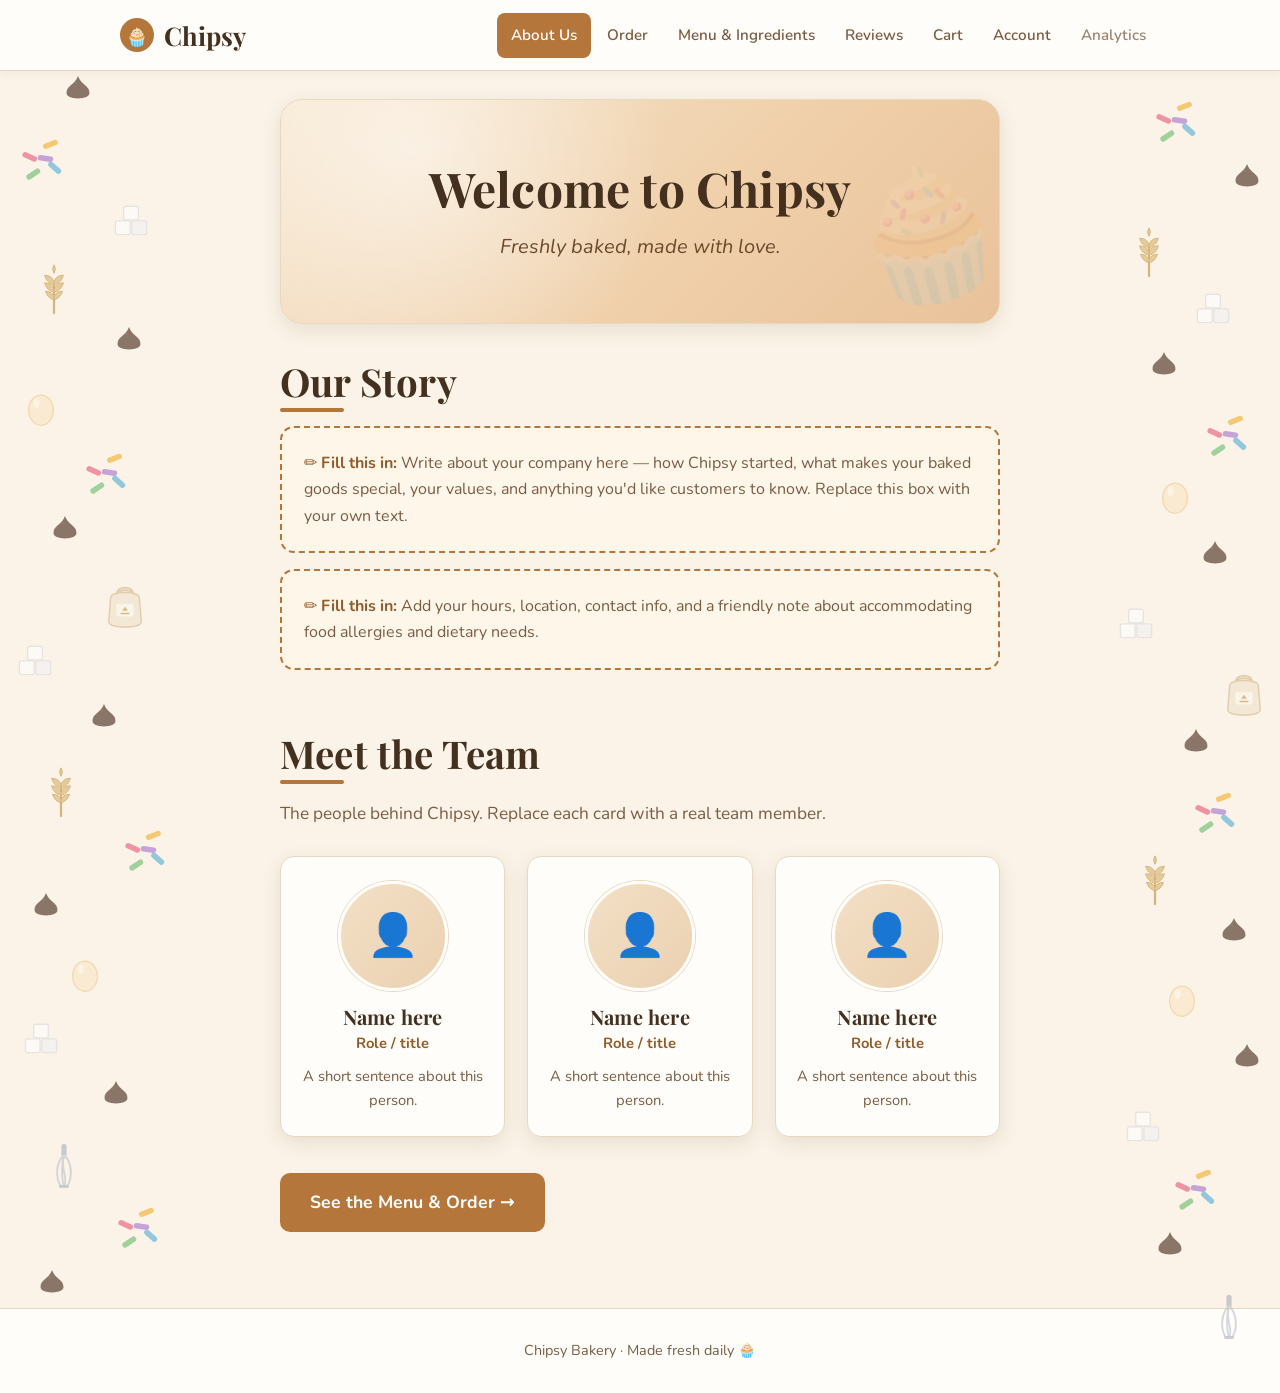
<file: index.html>
<!DOCTYPE html>
<html lang="en">
<head>
<meta charset="UTF-8">
<meta http-equiv="refresh" content="0; url=about.html">
<title>Chipsy Bakery</title>
</head>
<body>
<p>Loading Chipsy… <a href="about.html">Click here</a> if you are not redirected.</p>
</body>
</html>
</file>
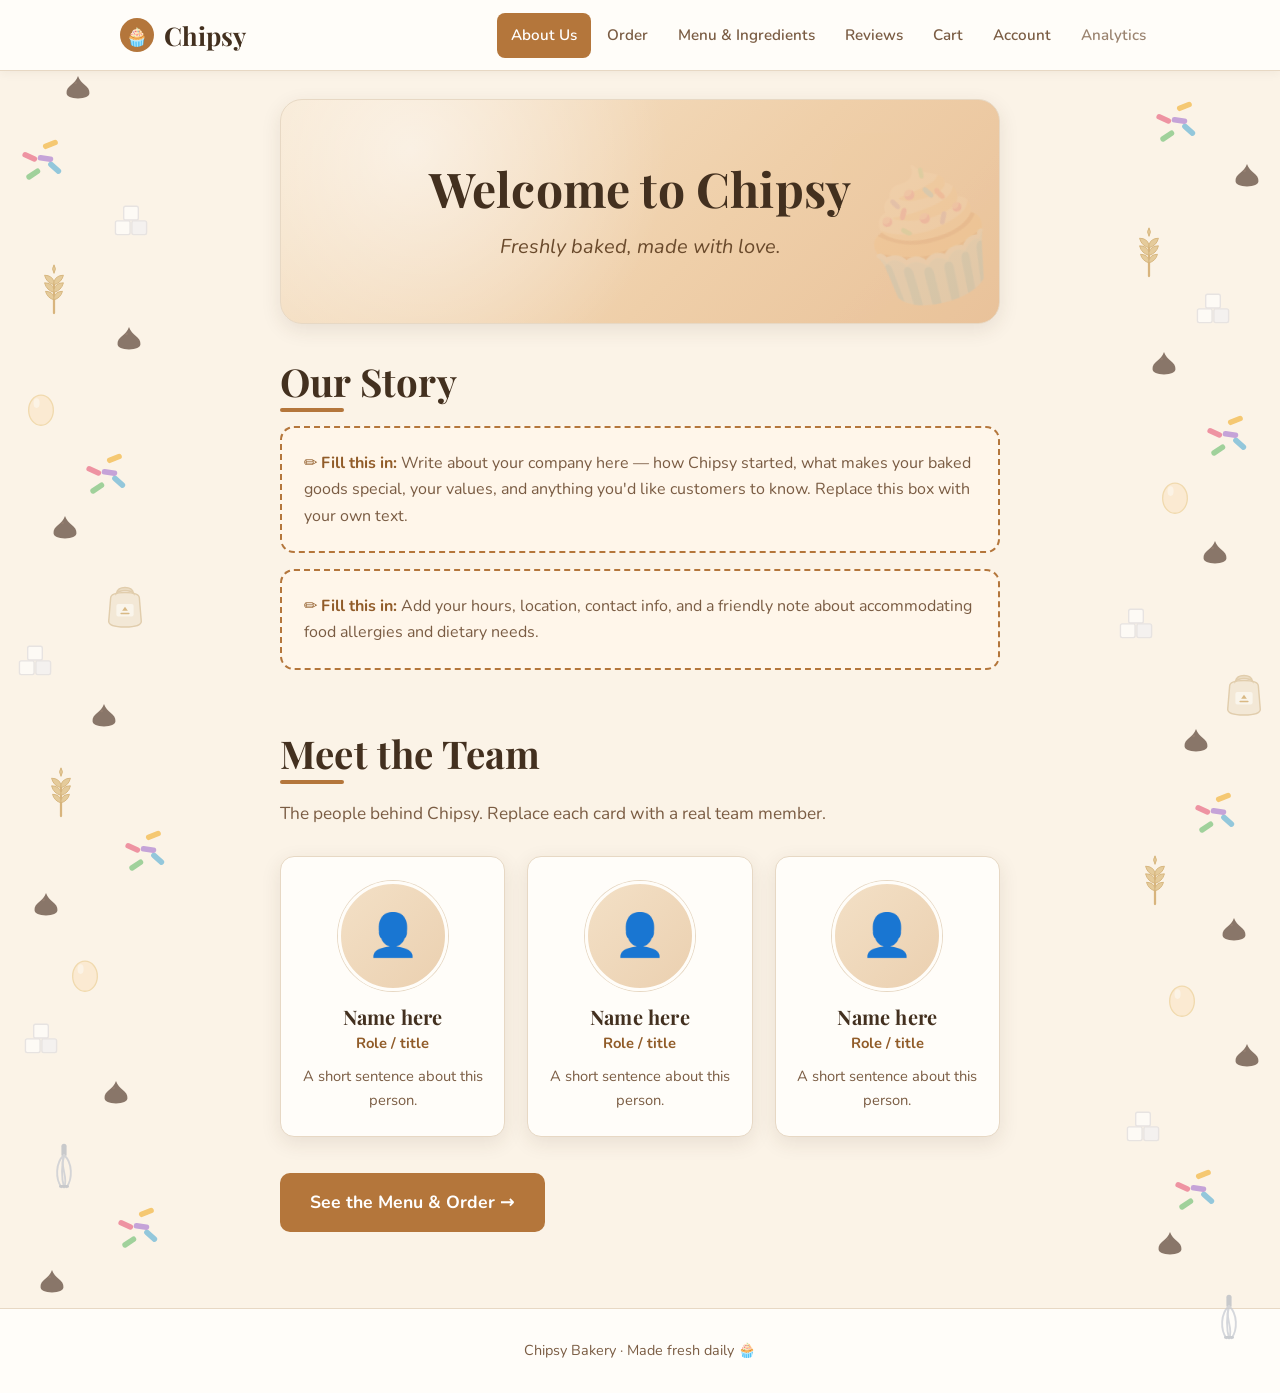
<file: about.html>
<!DOCTYPE html>
<html lang="en">
<head>
<meta charset="UTF-8">
<meta name="viewport" content="width=device-width, initial-scale=1.0">
<title>Chipsy Bakery — About Us</title>
<link rel="stylesheet" href="styles.css">
</head>
<body data-page="about">

<header class="topbar">
  <div class="topbar-inner">
    <a class="brand" href="about.html"><span class="logo">🧁</span> Chipsy</a>
    <nav class="tabs">
      <a href="about.html" class="active">About Us</a>
      <a href="menu.html">Order</a>
      <a href="descriptions.html">Menu &amp; Ingredients</a>
      <a href="reviews.html">Reviews</a>
      <a href="checkout.html">Cart <span class="cart-count" data-cart-count style="display:none">0</span></a>
      <a href="account.html">Account</a>
      <a href="analytics.html" class="private" title="Private – owners only">Analytics</a>
    </nav>
  </div>
</header>

<div class="wrap narrow">

  <!-- Scattered baking ingredients down both sides (flat graphic style) -->
  <div class="decorations">
    <!-- Left edge -->
    <img src="images/chocolate-chip.svg" class="decor chip d1"     alt="">
    <img src="images/sprinkles.svg"      class="decor sprinkle d2" alt="">
    <img src="images/sugar-cubes.svg"    class="decor sugar d3"    alt="">
    <img src="images/wheat.svg"          class="decor wheat d4"    alt="">
    <img src="images/chocolate-chip.svg" class="decor chip d5"     alt="">
    <img src="images/egg.svg"            class="decor egg d6"      alt="">
    <img src="images/sprinkles.svg"      class="decor sprinkle d7" alt="">
    <img src="images/chocolate-chip.svg" class="decor chip d8"     alt="">
    <img src="images/flour-sack.svg"     class="decor flour d9"    alt="">
    <img src="images/sugar-cubes.svg"    class="decor sugar d10"   alt="">
    <img src="images/chocolate-chip.svg" class="decor chip d11"    alt="">
    <img src="images/wheat.svg"          class="decor wheat d12"   alt="">
    <img src="images/sprinkles.svg"      class="decor sprinkle d13" alt="">
    <img src="images/chocolate-chip.svg" class="decor chip d14"    alt="">
    <img src="images/egg.svg"            class="decor egg d15"     alt="">
    <img src="images/sugar-cubes.svg"    class="decor sugar d16"   alt="">
    <img src="images/chocolate-chip.svg" class="decor chip d17"    alt="">
    <img src="images/whisk.svg"          class="decor whisk d18"   alt="">
    <img src="images/sprinkles.svg"      class="decor sprinkle d19" alt="">
    <img src="images/chocolate-chip.svg" class="decor chip d20"    alt="">

    <!-- Right edge -->
    <img src="images/sprinkles.svg"      class="decor sprinkle d21" alt="">
    <img src="images/chocolate-chip.svg" class="decor chip d22"    alt="">
    <img src="images/wheat.svg"          class="decor wheat d23"   alt="">
    <img src="images/sugar-cubes.svg"    class="decor sugar d24"   alt="">
    <img src="images/chocolate-chip.svg" class="decor chip d25"    alt="">
    <img src="images/sprinkles.svg"      class="decor sprinkle d26" alt="">
    <img src="images/egg.svg"            class="decor egg d27"     alt="">
    <img src="images/chocolate-chip.svg" class="decor chip d28"    alt="">
    <img src="images/sugar-cubes.svg"    class="decor sugar d29"   alt="">
    <img src="images/flour-sack.svg"     class="decor flour d30"   alt="">
    <img src="images/chocolate-chip.svg" class="decor chip d31"    alt="">
    <img src="images/sprinkles.svg"      class="decor sprinkle d32" alt="">
    <img src="images/wheat.svg"          class="decor wheat d33"   alt="">
    <img src="images/chocolate-chip.svg" class="decor chip d34"    alt="">
    <img src="images/egg.svg"            class="decor egg d35"     alt="">
    <img src="images/chocolate-chip.svg" class="decor chip d36"    alt="">
    <img src="images/sugar-cubes.svg"    class="decor sugar d37"   alt="">
    <img src="images/sprinkles.svg"      class="decor sprinkle d38" alt="">
    <img src="images/chocolate-chip.svg" class="decor chip d39"    alt="">
    <img src="images/whisk.svg"          class="decor whisk d40"   alt="">
  </div>

  <div class="hero">
    <h1>Welcome to Chipsy</h1>
    <p>Freshly baked, made with love.</p>
  </div>

  <section class="story-section">

    <h2 class="page-title">Our Story</h2>

    <div class="fill-in">
      <strong>✏️ Fill this in:</strong> Write about your company here — how Chipsy
      started, what makes your baked goods special, your values, and anything you'd
      like customers to know. Replace this box with your own text.
    </div>

    <div class="fill-in">
      <strong>✏️ Fill this in:</strong> Add your hours, location, contact info,
      and a friendly note about accommodating food allergies and dietary needs.
    </div>

  </section>

  <h2 class="page-title" style="margin-top:44px;">Meet the Team</h2>
  <p class="subtitle">The people behind Chipsy. Replace each card with a real team member.</p>

  <div class="team-grid">

    <!-- TEAM MEMBER — copy this block to add more people -->
    <div class="team-member">
      <div class="team-photo"><span>👤</span></div>
      <h3 class="team-name">Name here</h3>
      <p class="team-role">Role / title</p>
      <p class="team-bio">A short sentence about this person.</p>
    </div>

    <div class="team-member">
      <div class="team-photo"><span>👤</span></div>
      <h3 class="team-name">Name here</h3>
      <p class="team-role">Role / title</p>
      <p class="team-bio">A short sentence about this person.</p>
    </div>

    <div class="team-member">
      <div class="team-photo"><span>👤</span></div>
      <h3 class="team-name">Name here</h3>
      <p class="team-role">Role / title</p>
      <p class="team-bio">A short sentence about this person.</p>
    </div>
    <!-- end team member block -->

  </div>

  <p style="margin-top:36px;">
    <a class="btn big" href="menu.html">See the Menu &amp; Order →</a>
  </p>
</div>

<footer>Chipsy Bakery · Made fresh daily 🧁</footer>

<script src="data.js"></script>
<script src="app.js"></script>
</body>
</html>
</file>
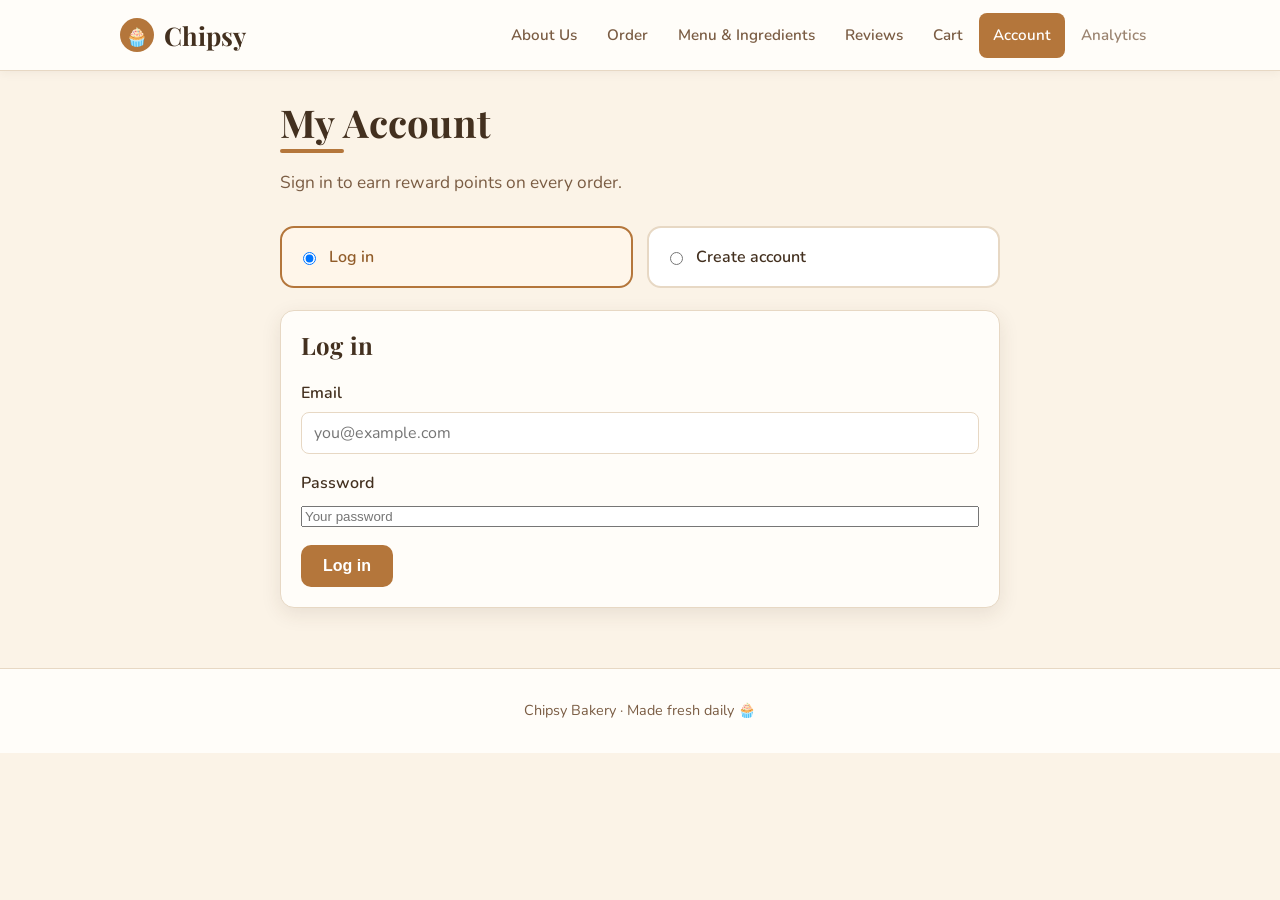
<file: account.html>
<!DOCTYPE html>
<html lang="en">
<head>
<meta charset="UTF-8">
<meta name="viewport" content="width=device-width, initial-scale=1.0">
<title>Chipsy Bakery — My Account</title>
<link rel="stylesheet" href="styles.css">
</head>
<body data-page="account">

<header class="topbar">
  <div class="topbar-inner">
    <a class="brand" href="about.html"><span class="logo">🧁</span> Chipsy</a>
    <nav class="tabs">
      <a href="about.html">About Us</a>
      <a href="menu.html">Order</a>
      <a href="descriptions.html">Menu &amp; Ingredients</a>
      <a href="reviews.html">Reviews</a>
      <a href="checkout.html">Cart <span class="cart-count" data-cart-count style="display:none">0</span></a>
      <a href="account.html" class="active">Account</a>
      <a href="analytics.html" class="private" title="Private – owners only">Analytics</a>
    </nav>
  </div>
</header>

<div class="wrap narrow">
  <h1 class="page-title">My Account</h1>
  <p class="subtitle">Sign in to earn reward points on every order.</p>

  <div id="account-body"></div>
</div>

<footer>Chipsy Bakery · Made fresh daily 🧁</footer>

<script src="data.js"></script>
<script src="app.js"></script>
<script src="account.js"></script>
<script>
  const body = document.getElementById("account-body");

  function stars() {} // placeholder (not used here)

  function renderLoggedOut(activeTab) {
    activeTab = activeTab || "login";
    body.innerHTML = `
      <div class="fulfillment" style="margin-bottom:22px;">
        <label><input type="radio" name="authtab" value="login" ${activeTab==="login"?"checked":""}>
          <span>Log in</span></label>
        <label><input type="radio" name="authtab" value="signup" ${activeTab==="signup"?"checked":""}>
          <span>Create account</span></label>
      </div>

      <div class="card" id="login-card" style="display:${activeTab==="login"?"block":"none"}">
        <h2 style="margin-top:0;">Log in</h2>
        <div class="field"><label>Email</label><input type="email" id="li-email" placeholder="you@example.com"></div>
        <div class="field"><label>Password</label><input type="password" id="li-pass" placeholder="Your password"></div>
        <button class="btn" id="li-btn">Log in</button>
      </div>

      <div class="card" id="signup-card" style="display:${activeTab==="signup"?"block":"none"}">
        <h2 style="margin-top:0;">Create account</h2>
        <p style="color:var(--brown);margin-top:0;">🎁 Get <strong>${WELCOME_BONUS} bonus points</strong> just for signing up!</p>
        <div class="field"><label>Name</label><input type="text" id="su-name" placeholder="Your name"></div>
        <div class="field"><label>Email</label><input type="email" id="su-email" placeholder="you@example.com"></div>
        <div class="field"><label>Password</label><input type="password" id="su-pass" placeholder="Choose a password"></div>
        <button class="btn" id="su-btn">Create account &amp; get ${WELCOME_BONUS} points</button>
      </div>`;

    body.querySelectorAll('input[name="authtab"]').forEach(r =>
      r.addEventListener("change", () => renderLoggedOut(
        document.querySelector('input[name="authtab"]:checked').value)));

    document.getElementById("li-btn").addEventListener("click", () => {
      const res = logIn(document.getElementById("li-email").value, document.getElementById("li-pass").value);
      toast(res.msg);
      if (res.ok) render();
    });
    document.getElementById("su-btn").addEventListener("click", () => {
      const res = signUp(
        document.getElementById("su-name").value,
        document.getElementById("su-email").value,
        document.getElementById("su-pass").value);
      toast(res.msg);
      if (res.ok) render();
    });
  }

  function renderLoggedIn(user) {
    const nextTier = 100;
    const toNext = Math.max(0, nextTier - (user.points % nextTier));
    const rows = (user.orders || []).slice().reverse().map(o => `
      <tr>
        <td>${new Date(o.when).toLocaleDateString()}</td>
        <td>${(o.items || []).reduce((s, i) => s + i.qty, 0)} item(s)</td>
        <td>${o.fulfillment}</td>
        <td>${money(o.total)}</td>
        <td>+${o.pointsEarned || 0}</td>
      </tr>`).join("");

    body.innerHTML = `
      <div class="card" style="text-align:center;">
        <p style="margin:0;color:var(--brown);">Signed in as <strong>${user.name}</strong> (${user.email})</p>
        <div class="num" style="font-size:3.2rem;font-family:var(--font-head);color:var(--caramel-dark);margin:8px 0;">
          ${user.points} <span style="font-size:1.2rem;">points</span></div>
        <p style="color:var(--brown);margin:0;">Earn <strong>${POINTS_PER_DOLLAR} point per $1</strong> spent.
          ${toNext} points to your next $5 reward (every 100 points).</p>
        <div style="margin-top:16px;">
          <a class="btn" href="menu.html">Order &amp; earn points</a>
          <button class="btn secondary" id="logout-btn">Log out</button>
        </div>
      </div>

      <h2 style="margin-top:32px;">Your rewards</h2>
      <div class="allergy-note" style="background:#FFF6EA;border-color:var(--caramel);color:var(--brown-dark)">
        🎁 <strong>How rewards work:</strong> every <strong>100 points = $5 off</strong> a future order.
        Redeeming at checkout is coming soon — your points keep adding up in the meantime.
      </div>

      <h2 style="margin-top:24px;">Order history</h2>
      ${ (user.orders && user.orders.length) ? `
        <table>
          <thead><tr><th>Date</th><th>Items</th><th>Type</th><th>Total</th><th>Points</th></tr></thead>
          <tbody>${rows}</tbody>
        </table>` : `<div class="empty">No orders yet — <a href="menu.html">start an order</a> to earn points.</div>` }`;

    document.getElementById("logout-btn").addEventListener("click", () => {
      logOut(); toast("Logged out."); render();
    });
  }

  function render() {
    const user = currentUser();
    if (user) renderLoggedIn(user);
    else renderLoggedOut("login");
  }

  render();
</script>
</body>
</html>
</file>
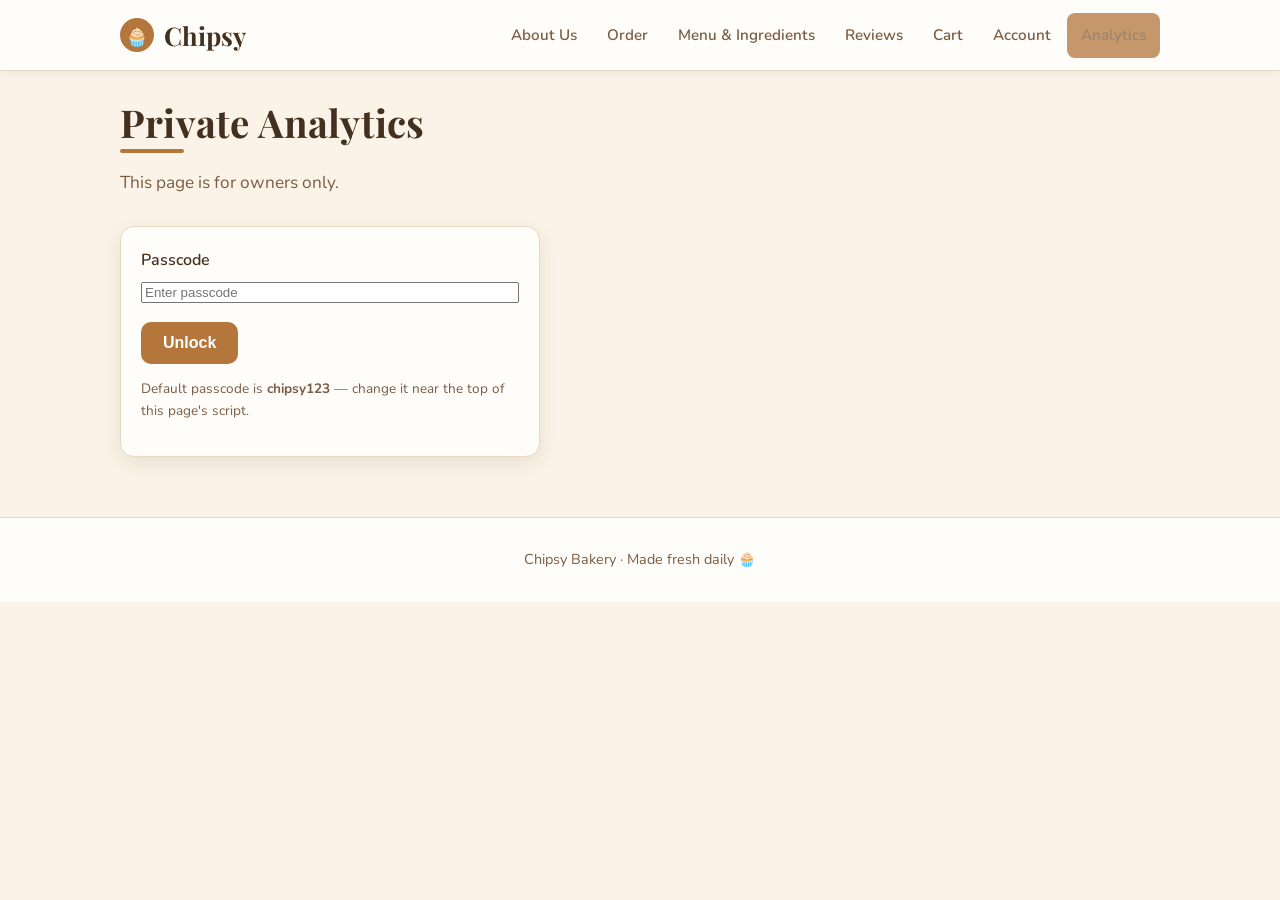
<file: analytics.html>
<!DOCTYPE html>
<html lang="en">
<head>
<meta charset="UTF-8">
<meta name="viewport" content="width=device-width, initial-scale=1.0">
<title>Chipsy Bakery — Analytics (Private)</title>
<link rel="stylesheet" href="styles.css">
</head>
<body data-page="analytics">

<header class="topbar">
  <div class="topbar-inner">
    <a class="brand" href="about.html"><span class="logo">🧁</span> Chipsy</a>
    <nav class="tabs">
      <a href="about.html">About Us</a>
      <a href="menu.html">Order</a>
      <a href="descriptions.html">Menu &amp; Ingredients</a>
      <a href="reviews.html">Reviews</a>
      <a href="checkout.html">Cart <span class="cart-count" data-cart-count style="display:none">0</span></a>
      <a href="account.html">Account</a>
      <a href="analytics.html" class="active private">Analytics</a>
    </nav>
  </div>
</header>

<div class="wrap">
  <!-- Password gate -->
  <div id="gate" class="narrow">
    <h1 class="page-title">Private Analytics</h1>
    <p class="subtitle">This page is for owners only.</p>
    <div class="card" style="max-width:420px">
      <div class="field"><label>Passcode</label>
        <input type="password" id="pass" placeholder="Enter passcode"></div>
      <button class="btn" id="unlock">Unlock</button>
      <p style="color:var(--brown);font-size:.85rem;margin-top:14px;">
        Default passcode is <strong>chipsy123</strong> — change it near the top of this page's script.
      </p>
    </div>
  </div>

  <!-- Dashboard -->
  <div id="dash" style="display:none;">
    <div style="display:flex;align-items:center;justify-content:space-between;flex-wrap:wrap;gap:10px;">
      <h1 class="page-title" style="margin:0;">Analytics Dashboard</h1>
      <button class="btn secondary" id="reset">Reset all stats</button>
    </div>
    <p class="subtitle">Viewership, time spent per page, and orders.</p>

    <div class="stat-grid" id="summary-stats"></div>

    <h2>Page performance</h2>
    <table>
      <thead><tr><th>Page</th><th>Unique visitors (by IP)</th><th>Total views</th><th>Total time viewed</th><th>Avg. per view</th></tr></thead>
      <tbody id="page-rows"></tbody>
    </table>

    <h2 style="margin-top:34px;">Orders</h2>
    <table>
      <thead><tr><th>Date</th><th>Customer</th><th>Type</th><th>Items</th><th>Total</th></tr></thead>
      <tbody id="order-rows"></tbody>
    </table>
  </div>
</div>

<footer>Chipsy Bakery · Made fresh daily 🧁</footer>

<script src="data.js"></script>
<script src="app.js"></script>
<script>
  /* ====== CHANGE YOUR PASSCODE HERE ====== */
  const PASSCODE = "chipsy123";
  /* ======================================= */

  const PAGE_NAMES = {
    about: "About Us", menu: "Order", checkout: "Checkout",
    descriptions: "Menu & Ingredients", reviews: "Reviews", analytics: "Analytics"
  };

  function fmtDuration(ms) {
    const s = Math.round(ms / 1000);
    if (s < 60) return s + "s";
    const m = Math.floor(s / 60), rem = s % 60;
    if (m < 60) return m + "m " + rem + "s";
    const h = Math.floor(m / 60);
    return h + "h " + (m % 60) + "m";
  }

  function renderDashboard() {
    const a = getAnalytics();
    a.uniqueIps = a.uniqueIps || {};
    const totalViews = Object.values(a.views).reduce((x, y) => x + y, 0);
    const totalTime = Object.values(a.timeMs).reduce((x, y) => x + y, 0);
    const totalRevenue = a.orders.reduce((s, o) => s + (o.total || 0), 0);

    // distinct IPs across the whole site
    const allIps = new Set();
    Object.values(a.uniqueIps).forEach(list => (list || []).forEach(ip => allIps.add(ip)));

    document.getElementById("summary-stats").innerHTML = `
      <div class="stat"><div class="num">${allIps.size}</div><div class="lbl">Unique visitors (by IP)</div></div>
      <div class="stat"><div class="num">${a.orders.length}</div><div class="lbl">Orders placed</div></div>
      <div class="stat"><div class="num">${money(totalRevenue)}</div><div class="lbl">Total revenue</div></div>
      <div class="stat"><div class="num">${fmtDuration(totalTime)}</div><div class="lbl">Total time on site</div></div>`;

    // page rows
    const rows = Object.keys(PAGE_NAMES).map(key => {
      const views = a.views[key] || 0;
      const unique = (a.uniqueIps[key] || []).length;
      const time = a.timeMs[key] || 0;
      const avg = views ? time / views : 0;
      return { key, views, unique, time, avg };
    }).sort((x, y) => y.unique - x.unique);

    document.getElementById("page-rows").innerHTML = rows.map(r => `
      <tr><td>${PAGE_NAMES[r.key]}</td><td>${r.unique}</td><td>${r.views}</td>
      <td>${fmtDuration(r.time)}</td><td>${r.views ? fmtDuration(r.avg) : "—"}</td></tr>`).join("");

    // order rows
    const orderRows = document.getElementById("order-rows");
    if (a.orders.length === 0) {
      orderRows.innerHTML = `<tr><td colspan="5" style="text-align:center;color:var(--brown)">No orders yet.</td></tr>`;
    } else {
      orderRows.innerHTML = a.orders.slice().reverse().map(o => {
        const items = o.items.map(i => `${i.qty}× ${i.name || "item"}`).join(", ");
        return `<tr><td>${new Date(o.when).toLocaleString()}</td><td>${o.name}</td>
          <td>${o.fulfillment}</td><td>${items}</td><td>${money(o.total)}</td></tr>`;
      }).join("");
    }
  }

  function unlock() {
    if (document.getElementById("pass").value === PASSCODE) {
      sessionStorage.setItem("chipsy_admin", "1");
      document.getElementById("gate").style.display = "none";
      document.getElementById("dash").style.display = "block";
      renderDashboard();
    } else {
      toast("Incorrect passcode.");
    }
  }

  document.getElementById("unlock").addEventListener("click", unlock);
  document.getElementById("pass").addEventListener("keydown", e => { if (e.key === "Enter") unlock(); });
  document.getElementById("reset").addEventListener("click", () => {
    if (confirm("Reset ALL analytics data? This cannot be undone.")) {
      localStorage.removeItem("chipsy_analytics");
      renderDashboard();
      toast("Analytics reset.");
    }
  });

  // stay unlocked during the session
  if (sessionStorage.getItem("chipsy_admin") === "1") {
    document.getElementById("gate").style.display = "none";
    document.getElementById("dash").style.display = "block";
    renderDashboard();
  }
</script>
</body>
</html>
</file>
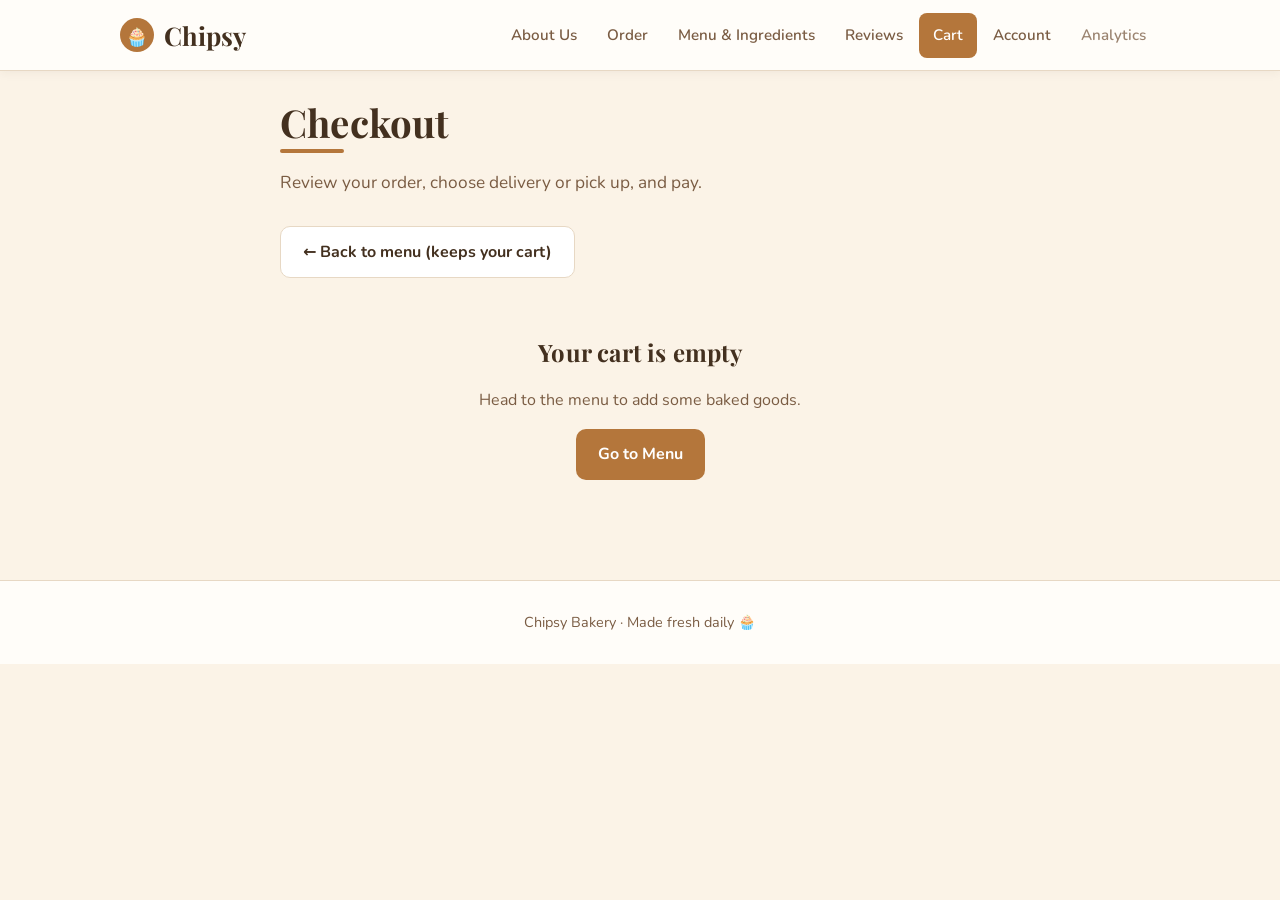
<file: checkout.html>
<!DOCTYPE html>
<html lang="en">
<head>
<meta charset="UTF-8">
<meta name="viewport" content="width=device-width, initial-scale=1.0">
<title>Chipsy Bakery — Checkout</title>
<link rel="stylesheet" href="styles.css">
</head>
<body data-page="checkout">

<header class="topbar">
  <div class="topbar-inner">
    <a class="brand" href="about.html"><span class="logo">🧁</span> Chipsy</a>
    <nav class="tabs">
      <a href="about.html">About Us</a>
      <a href="menu.html">Order</a>
      <a href="descriptions.html">Menu &amp; Ingredients</a>
      <a href="reviews.html">Reviews</a>
      <a href="checkout.html" class="active">Cart <span class="cart-count" data-cart-count style="display:none">0</span></a>
      <a href="account.html">Account</a>
      <a href="analytics.html" class="private" title="Private – owners only">Analytics</a>
    </nav>
  </div>
</header>

<div class="wrap narrow">
  <h1 class="page-title">Checkout</h1>
  <p class="subtitle">Review your order, choose delivery or pick up, and pay.</p>

  <a class="btn secondary" href="menu.html">← Back to menu (keeps your cart)</a>

  <div id="checkout-body">
    <!-- cart + form injected here -->
  </div>
</div>

<footer>Chipsy Bakery · Made fresh daily 🧁</footer>

<script src="data.js"></script>
<script src="app.js"></script>
<script src="account.js"></script>
<script>
  const body = document.getElementById("checkout-body");
  const DELIVERY_FEE = 5.00;

  function selectedFulfillment() {
    const el = document.querySelector('input[name="fulfillment"]:checked');
    return el ? el.value : "pickup";
  }
  function currentTotal() {
    return cartTotal() + (selectedFulfillment() === "delivery" ? DELIVERY_FEE : 0);
  }
  function updateTotals() {
    const isDelivery = selectedFulfillment() === "delivery";
    const feeLine = document.getElementById("fee-line");
    if (feeLine) feeLine.style.display = isDelivery ? "flex" : "none";
    const total = currentTotal();
    const gt = document.getElementById("grand-total");
    const pa = document.getElementById("pay-amount");
    if (gt) gt.textContent = money(total);
    if (pa) pa.textContent = money(total);
    const note = document.getElementById("points-note");
    if (note) note.innerHTML = `🎁 You'll earn <strong>${Math.round(total * POINTS_PER_DOLLAR)} points</strong> on this order.`;
  }

  function render() {
    const lines = cartDetailed();

    if (lines.length === 0) {
      body.innerHTML = `<div class="empty">
        <h2>Your cart is empty</h2>
        <p>Head to the menu to add some baked goods.</p>
        <a class="btn" href="menu.html">Go to Menu</a></div>`;
      return;
    }

    let cartHtml = `<div class="card" style="margin-top:20px;">`;
    lines.forEach(l => {
      cartHtml += `<div class="cart-line">
        <span class="name">${l.item.name || "Item"}</span>
        <span style="color:var(--brown)">${l.qty} × ${money(l.item.price)}</span>
        <span class="line-total">${money(l.lineTotal)}</span>
      </div>`;
    });
    cartHtml += `<div class="cart-line" id="fee-line" style="display:none;">
      <span class="name">Delivery fee</span>
      <span style="color:var(--brown)">flat rate</span>
      <span class="line-total">${money(DELIVERY_FEE)}</span>
    </div>`;
    cartHtml += `<div class="cart-total"><span>Total</span><span id="grand-total">${money(cartTotal())}</span></div></div>`;

    const formHtml = `
      <h2 style="margin-top:34px;">How would you like your order?</h2>
      <div class="fulfillment">
        <label><input type="radio" name="fulfillment" value="pickup" checked>
          <span>🏪 Pick up</span></label>
        <label><input type="radio" name="fulfillment" value="delivery">
          <span>🚚 Delivery</span></label>
      </div>

      <div id="delivery-fields" style="display:none; margin-top:18px;">
        <div class="field"><label>Delivery address</label>
          <input type="text" id="address" placeholder="Street, city, ZIP"></div>
      </div>

      <h2 style="margin-top:30px;">Your details</h2>
      <div class="field"><label>Name</label><input type="text" id="cust-name" placeholder="Full name"></div>
      <div class="field"><label>Email</label><input type="email" id="cust-email" placeholder="you@example.com"></div>
      <div class="field"><label>Phone</label><input type="tel" id="cust-phone" placeholder="(555) 555-5555"></div>

      <h2 style="margin-top:30px;">Payment</h2>
      <div class="allergy-note" style="background:#FFF6EA;border-color:var(--caramel);color:var(--brown-dark)">
        💳 <strong>Note for owners:</strong> These payment fields are placeholders.
        Connect a real payment provider (Square, Stripe, PayPal, etc.) before going live.
      </div>
      <div class="field"><label>Name on card</label><input type="text" id="card-name" placeholder="Name on card"></div>
      <div class="field"><label>Card number</label><input type="text" id="card-num" placeholder="1234 5678 9012 3456"></div>
      <div class="field" style="display:flex; gap:14px;">
        <div style="flex:1"><label>Expiry</label><input type="text" id="card-exp" placeholder="MM/YY"></div>
        <div style="flex:1"><label>CVC</label><input type="text" id="card-cvc" placeholder="123"></div>
      </div>

      <button id="pay-btn" class="btn big" style="margin-top:14px;">Pay <span id="pay-amount">${money(cartTotal())}</span> &amp; Place Order</button>
    `;

    body.innerHTML = cartHtml + formHtml;

    // toggle delivery address
    body.querySelectorAll('input[name="fulfillment"]').forEach(r => {
      r.addEventListener("change", () => {
        document.getElementById("delivery-fields").style.display =
          selectedFulfillment() === "delivery" ? "block" : "none";
        updateTotals();
      });
    });

    updateTotals();

    // Pre-fill details + points note for logged-in customers
    const user = currentUser();
    if (user) {
      document.getElementById("cust-name").value = user.name;
      document.getElementById("cust-email").value = user.email;
      const note = document.createElement("p");
      note.className = "subtitle";
      note.style.marginTop = "6px";
      note.innerHTML = `🎁 You'll earn <strong>${Math.round(currentTotal() * POINTS_PER_DOLLAR)} points</strong> on this order.`;
      note.id = "points-note";
      document.getElementById("pay-btn").insertAdjacentElement("afterend", note);
    } else {
      const note = document.createElement("p");
      note.className = "subtitle";
      note.style.marginTop = "6px";
      note.innerHTML = `💡 <a href="account.html">Log in or create an account</a> to earn reward points on this order.`;
      document.getElementById("pay-btn").insertAdjacentElement("afterend", note);
    }

    document.getElementById("pay-btn").addEventListener("click", placeOrder);
  }

  function placeOrder() {
    const name = document.getElementById("cust-name").value.trim();
    const fulfillment = document.querySelector('input[name="fulfillment"]:checked').value;
    if (!name) { toast("Please enter your name."); return; }
    if (fulfillment === "delivery" && !document.getElementById("address").value.trim()) {
      toast("Please enter a delivery address."); return;
    }

    const fee = fulfillment === "delivery" ? DELIVERY_FEE : 0;
    const order = {
      when: new Date().toISOString(),
      name,
      email: (document.getElementById("cust-email").value || "").trim().toLowerCase(),
      fulfillment,
      items: cartDetailed().map(l => ({ name: l.item.name, qty: l.qty, price: l.item.price })),
      subtotal: cartTotal(),
      deliveryFee: fee,
      total: cartTotal() + fee
    };
    recordOrder(order);
    const pointsEarned = addPointsForOrder(order); // 0 if not logged in
    clearCart();

    const pointsMsg = pointsEarned > 0
      ? `<p style="color:var(--caramel-dark);font-weight:700;">🎁 You earned ${pointsEarned} reward points! <a href="account.html">View your account</a></p>`
      : `<p style="color:var(--brown)"><a href="account.html">Create an account</a> to earn points on your next order.</p>`;

    body.innerHTML = `<div class="empty">
      <h2>🎉 Thank you, ${name}!</h2>
      <p>Your order has been placed for <strong>${fulfillment === "delivery" ? "delivery" : "pick up"}</strong>.</p>
      <p style="color:var(--brown)">Total paid: ${money(order.total)}</p>
      ${pointsMsg}
      <a class="btn" href="menu.html">Order more</a></div>`;
    updateCartBadge();
  }

  render();
</script>
</body>
</html>
</file>
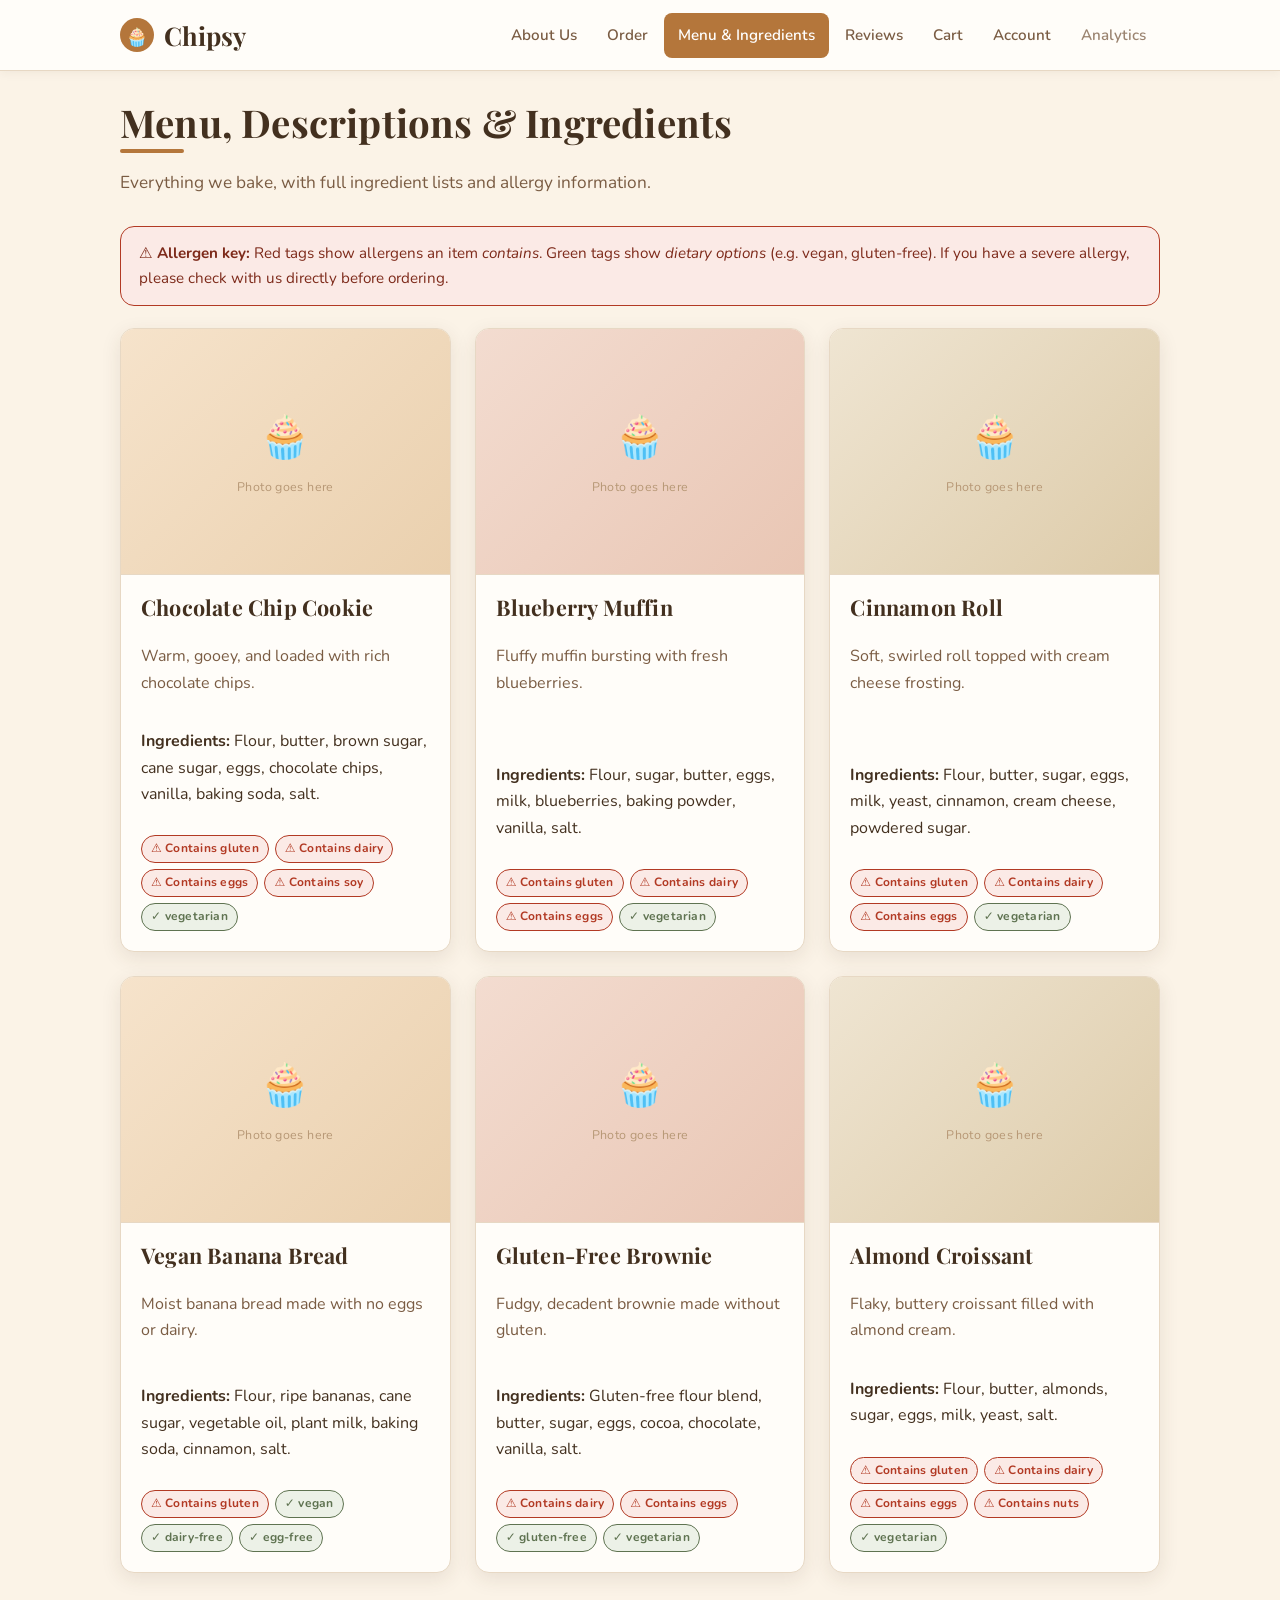
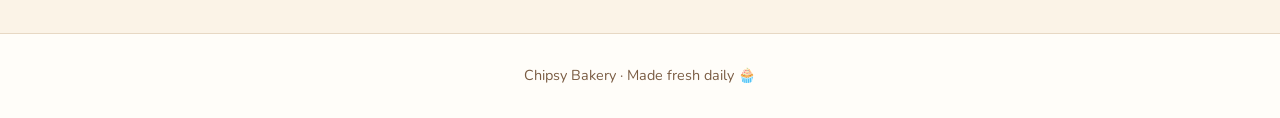
<file: descriptions.html>
<!DOCTYPE html>
<html lang="en">
<head>
<meta charset="UTF-8">
<meta name="viewport" content="width=device-width, initial-scale=1.0">
<title>Chipsy Bakery — Menu &amp; Ingredients</title>
<link rel="stylesheet" href="styles.css">
</head>
<body data-page="descriptions">

<header class="topbar">
  <div class="topbar-inner">
    <a class="brand" href="about.html"><span class="logo">🧁</span> Chipsy</a>
    <nav class="tabs">
      <a href="about.html">About Us</a>
      <a href="menu.html">Order</a>
      <a href="descriptions.html" class="active">Menu &amp; Ingredients</a>
      <a href="reviews.html">Reviews</a>
      <a href="checkout.html">Cart <span class="cart-count" data-cart-count style="display:none">0</span></a>
      <a href="account.html">Account</a>
      <a href="analytics.html" class="private" title="Private – owners only">Analytics</a>
    </nav>
  </div>
</header>

<div class="wrap">
  <h1 class="page-title">Menu, Descriptions &amp; Ingredients</h1>
  <p class="subtitle">Everything we bake, with full ingredient lists and allergy information.</p>

  <div class="allergy-note">
    ⚠ <strong>Allergen key:</strong> Red tags show allergens an item <em>contains</em>.
    Green tags show <em>dietary options</em> (e.g. vegan, gluten-free). If you have a
    severe allergy, please check with us directly before ordering.
  </div>

  <div id="desc-grid" class="grid"></div>
</div>

<footer>Chipsy Bakery · Made fresh daily 🧁</footer>

<script src="data.js"></script>
<script src="app.js"></script>
<script>
  const grid = document.getElementById("desc-grid");

  function tags(item) {
    let html = "";
    (item.allergens || []).forEach(a => html += `<span class="tag allergen">Contains ${a}</span>`);
    (item.dietary   || []).forEach(d => html += `<span class="tag dietary">${d}</span>`);
    return html ? `<div class="tags">${html}</div>` : `<div class="tags"><span class="tag dietary">no allergens listed</span></div>`;
  }

  function imageBlock(item) {
    if (item.image) {
      return `<div class="card-img"><img src="${item.image}" alt="${item.name || 'baked good'}"
        onerror="this.parentNode.innerHTML='<div class=\\'placeholder\\'><span class=\\'emoji\\'>🧁</span><span class=\\'hint\\'>Add a photo</span></div>'"></div>`;
    }
    return `<div class="card-img"><div class="placeholder">
      <span class="emoji">🧁</span><span class="hint">Photo goes here</span></div></div>`;
  }

  const items = MENU_ITEMS.filter(i => i.name);
  if (items.length === 0) {
    grid.innerHTML = `<div class="fill-in" style="grid-column:1/-1">
      <strong>✏️ No items yet.</strong> Fill in your baked goods in <strong>data.js</strong>
      (name, description, ingredients, allergens) and they'll show up here.</div>`;
  } else {
    items.forEach(item => {
      const card = document.createElement("div");
      card.className = "card product-card";
      card.innerHTML = `
        ${imageBlock(item)}
        <div class="card-body">
          <h3>${item.name}</h3>
          <p class="desc">${item.description || "<em>No description yet.</em>"}</p>
          <p><strong>Ingredients:</strong> ${item.ingredients || "<em>Not listed yet.</em>"}</p>
          ${tags(item)}
        </div>`;
      grid.appendChild(card);
    });
  }
</script>
</body>
</html>
</file>
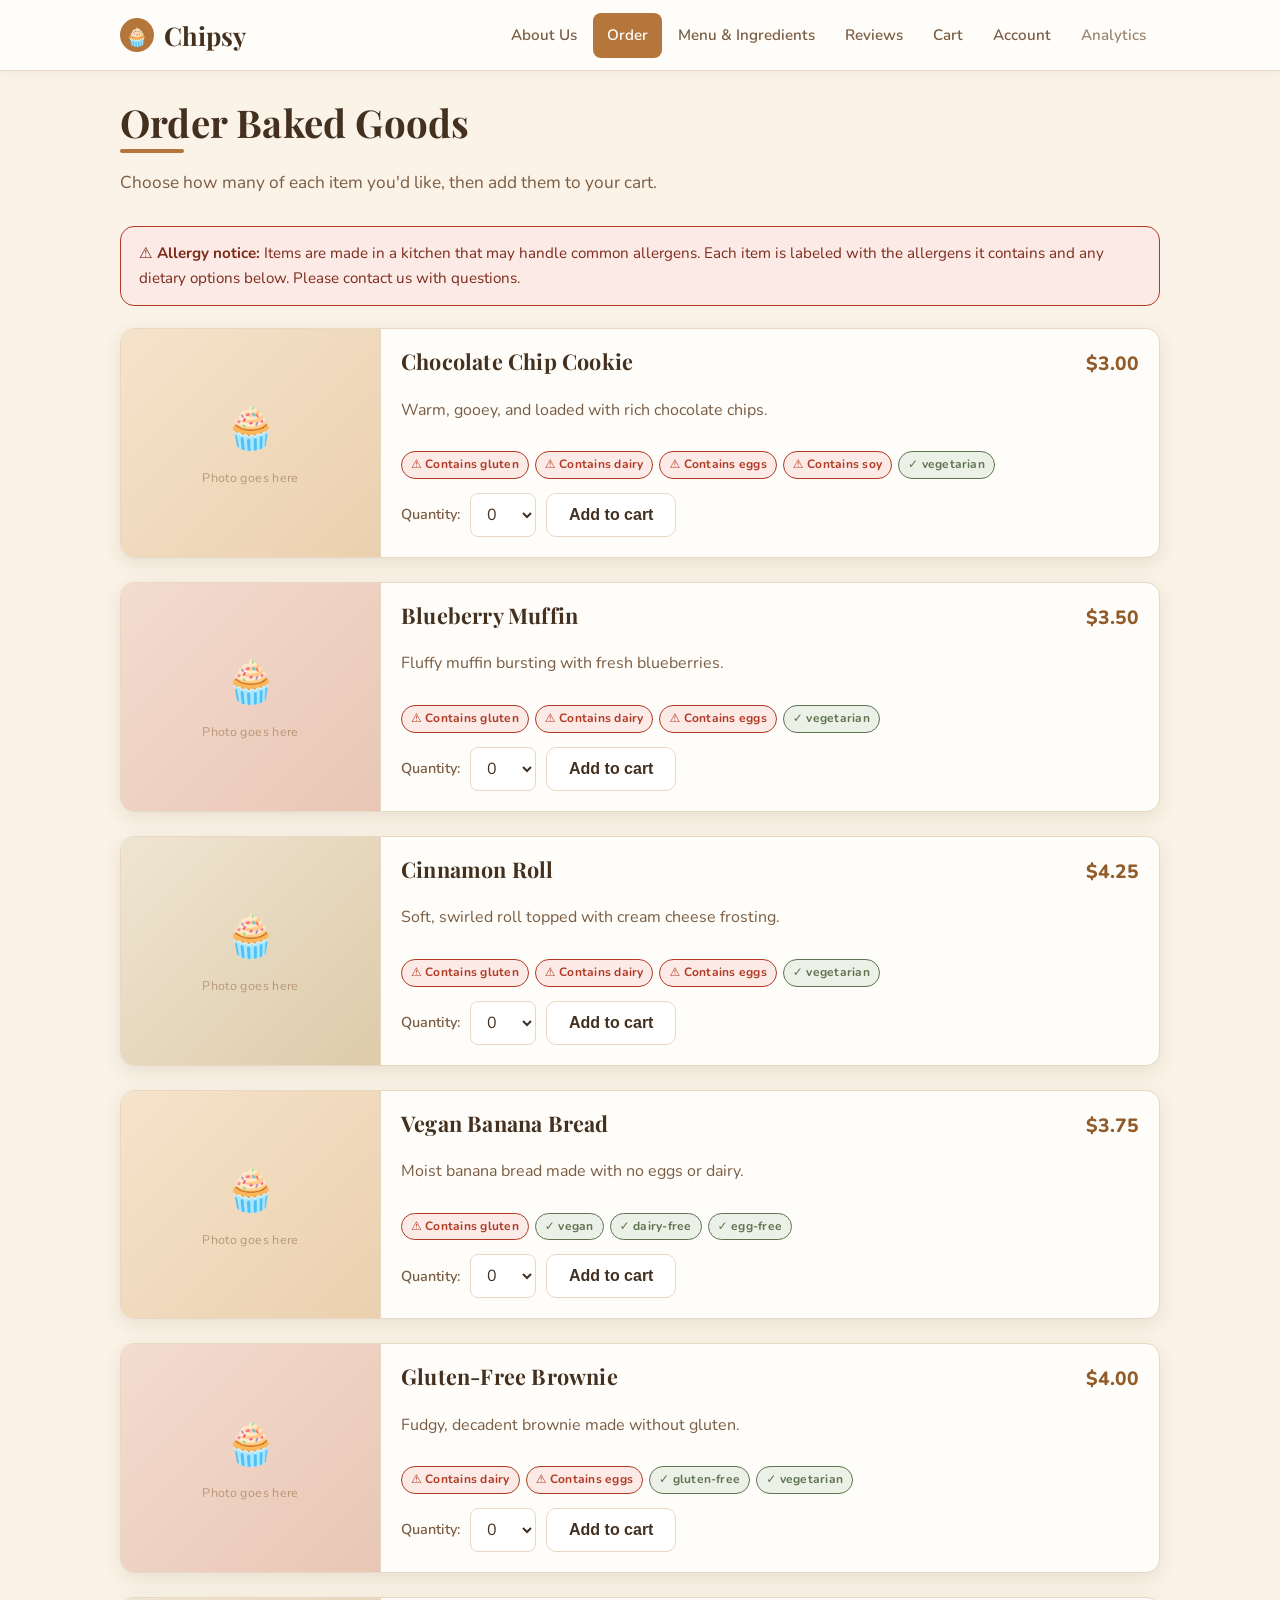
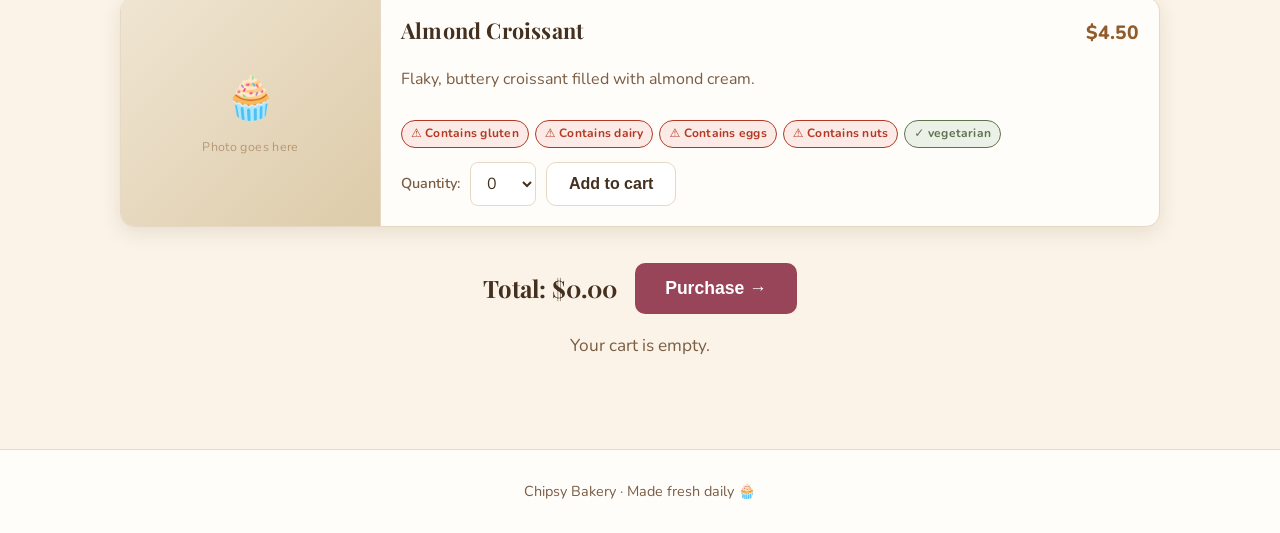
<file: menu.html>
<!DOCTYPE html>
<html lang="en">
<head>
<meta charset="UTF-8">
<meta name="viewport" content="width=device-width, initial-scale=1.0">
<title>Chipsy Bakery — Order</title>
<link rel="stylesheet" href="styles.css">
</head>
<body data-page="menu">

<header class="topbar">
  <div class="topbar-inner">
    <a class="brand" href="about.html"><span class="logo">🧁</span> Chipsy</a>
    <nav class="tabs">
      <a href="about.html">About Us</a>
      <a href="menu.html" class="active">Order</a>
      <a href="descriptions.html">Menu &amp; Ingredients</a>
      <a href="reviews.html">Reviews</a>
      <a href="checkout.html">Cart <span class="cart-count" data-cart-count style="display:none">0</span></a>
      <a href="account.html">Account</a>
      <a href="analytics.html" class="private" title="Private – owners only">Analytics</a>
    </nav>
  </div>
</header>

<div class="wrap">
  <h1 class="page-title">Order Baked Goods</h1>
  <p class="subtitle">Choose how many of each item you'd like, then add them to your cart.</p>

  <div class="allergy-note">
    ⚠ <strong>Allergy notice:</strong> Items are made in a kitchen that may handle
    common allergens. Each item is labeled with the allergens it contains and any
    dietary options below. Please contact us with questions.
  </div>

  <div id="menu-grid" class="grid menu-grid"></div>

  <div class="purchase-bar">
    <span class="purchase-total" id="purchase-total">Total: $0.00</span>
    <button id="purchase-btn" class="btn big berry">Purchase →</button>
  </div>
  <p class="subtitle" style="text-align:center;" id="cart-summary"></p>
</div>

<footer>Chipsy Bakery · Made fresh daily 🧁</footer>

<script src="data.js"></script>
<script src="app.js"></script>
<script>
  const grid = document.getElementById("menu-grid");

  function allergenTags(item) {
    let html = "";
    (item.allergens || []).forEach(a => html += `<span class="tag allergen">Contains ${a}</span>`);
    (item.dietary   || []).forEach(d => html += `<span class="tag dietary">${d}</span>`);
    return html ? `<div class="tags">${html}</div>` : "";
  }

  function imageBlock(item) {
    if (item.image) {
      return `<div class="card-img"><img src="${item.image}" alt="${item.name || 'baked good'}"
        onerror="this.parentNode.innerHTML='<div class=\\'placeholder\\'><span class=\\'emoji\\'>🧁</span><span class=\\'hint\\'>Add a photo</span></div>'"></div>`;
    }
    return `<div class="card-img"><div class="placeholder">
      <span class="emoji">🧁</span><span class="hint">Photo goes here</span></div></div>`;
  }

  function qtyOptions(selected) {
    let out = "";
    for (let i = 0; i <= MAX_QUANTITY; i++) {
      out += `<option value="${i}" ${i === selected ? "selected" : ""}>${i}</option>`;
    }
    return out;
  }

  function render() {
    const cart = getCart();
    const items = MENU_ITEMS.filter(i => i.available !== false);

    if (items.length === 0 || items.every(i => !i.name)) {
      grid.innerHTML = `<div class="fill-in" style="grid-column:1/-1">
        <strong>✏️ No items yet.</strong> Open <strong>data.js</strong> and fill in your
        baked goods (name, price, ingredients, allergens). They'll appear here automatically.
      </div>`;
      return;
    }

    grid.innerHTML = "";
    items.forEach(item => {
      const name = item.name || "(unnamed item)";
      const selected = cart[item.id] || 0;
      const card = document.createElement("div");
      card.className = "card product-card row";
      card.innerHTML = `
        ${imageBlock(item)}
        <div class="card-body">
          <div class="card-head">
            <h3>${name}</h3>
            <div class="price">${money(item.price)}</div>
          </div>
          <p class="desc">${item.description || ""}</p>
          ${allergenTags(item)}
          <div class="qty-row">
            <label for="qty-${item.id}">Quantity:</label>
            <select id="qty-${item.id}" data-id="${item.id}">${qtyOptions(selected)}</select>
            <button class="btn secondary add-btn" data-id="${item.id}">Add to cart</button>
          </div>
        </div>`;
      grid.appendChild(card);
    });

    grid.querySelectorAll(".add-btn").forEach(btn => {
      btn.addEventListener("click", () => {
        const id = btn.getAttribute("data-id");
        const qty = document.getElementById("qty-" + id).value;
        addToCart(id, qty);
        const item = MENU_ITEMS.find(i => i.id === id);
        toast(qty > 0 ? `Added ${qty} × ${item.name || "item"} to cart` : "Removed from cart");
        updateSummary();
      });
    });
    updateSummary();
  }

  function updateSummary() {
    const n = cartItemCount();
    document.getElementById("purchase-total").textContent = "Total: " + money(cartTotal());
    document.getElementById("cart-summary").textContent =
      n > 0 ? `${n} item${n>1?"s":""} in cart` : "Your cart is empty.";
  }

  document.getElementById("purchase-btn").addEventListener("click", () => {
    if (cartItemCount() === 0) { toast("Add something to your cart first 🙂"); return; }
    window.location.href = "checkout.html";
  });

  render();
</script>
</body>
</html>
</file>
<file: styles.css>
/* =====================================================================
   CHIPSY BAKERY — SHARED STYLES
   Warm, inviting bakery palette. Allergen labels use TEXT + shape
   (not color alone) so they stay readable for color-blind visitors.
   ===================================================================== */

/* Elegant bakery fonts (loads from the web; falls back gracefully offline).
   Playfair Display = graceful serif headings · Nunito = soft, friendly body */
@import url('https://fonts.googleapis.com/css2?family=Playfair+Display:wght@500;600;700&family=Nunito:wght@400;600;700;800&display=swap');

:root {
  --font-head: "Playfair Display", Georgia, "Times New Roman", serif;
  --font-body: "Nunito", "Segoe UI", system-ui, -apple-system, Helvetica, Arial, sans-serif;
  --cream:        #FBF3E7;   /* page background */
  --card:         #FFFDF9;   /* cards / panels  */
  --brown-dark:   #43301F;   /* headings + body text (high contrast) */
  --brown:        #7A5C43;   /* secondary text */
  --caramel:      #B4763B;   /* primary accent / buttons */
  --caramel-dark: #915C29;   /* button hover */
  --berry:        #98455A;   /* secondary accent */
  --sage:         #5F7351;   /* "safe/dietary" tags */
  --warn:         #B23A24;   /* allergen warning */
  --line:         #E7D8C4;   /* borders */
  --shadow:       0 6px 20px rgba(67, 48, 31, 0.10);
  --radius:       14px;
}

* { box-sizing: border-box; }

html { scroll-behavior: smooth; }

body {
  margin: 0;
  font-family: var(--font-body);
  color: var(--brown-dark);
  background: var(--cream);
  line-height: 1.65;
  -webkit-font-smoothing: antialiased;
  overflow-x: clip;   /* keep side decorations from adding a scrollbar */
}

h1, h2, h3 {
  font-family: var(--font-head);
  color: var(--brown-dark);
  line-height: 1.2;
  letter-spacing: .2px;
}

a { color: var(--caramel-dark); }

/* ---------- Top bar + tab navigation ---------- */
.topbar {
  background: var(--card);
  border-bottom: 1px solid var(--line);
  position: sticky;
  top: 0;
  z-index: 50;
  box-shadow: 0 2px 10px rgba(67,48,31,0.06);
}
.topbar-inner {
  max-width: 1080px;
  margin: 0 auto;
  padding: 0 20px;
  display: flex;
  align-items: center;
  flex-wrap: wrap;
  gap: 8px;
}
.brand {
  display: flex;
  align-items: center;
  gap: 10px;
  font-family: var(--font-head);
  font-size: 1.6rem;
  font-weight: 700;
  color: var(--brown-dark);
  text-decoration: none;
  padding: 14px 8px 14px 0;
  margin-right: auto;
}
.brand .logo {
  width: 34px; height: 34px;
  display: grid; place-items: center;
  background: var(--caramel);
  color: #fff; border-radius: 50%;
  font-size: 1.1rem;
}
.tabs { display: flex; flex-wrap: wrap; gap: 2px; }
.tabs a {
  display: inline-block;
  padding: 10px 14px;
  color: var(--brown);
  text-decoration: none;
  font-weight: 600;
  border-radius: 8px;
  font-size: 0.95rem;
  white-space: nowrap;
}
.tabs a:hover { background: var(--cream); color: var(--brown-dark); }
.tabs a.active { background: var(--caramel); color: #fff; }
.tabs a.private { color: var(--brown); opacity: .75; }
.cart-count {
  display: inline-block;
  min-width: 20px;
  padding: 0 6px;
  margin-left: 4px;
  background: var(--berry);
  color: #fff;
  border-radius: 20px;
  font-size: 0.78rem;
  text-align: center;
}

/* ---------- Layout ---------- */
.wrap { max-width: 1080px; margin: 0 auto; padding: 28px 20px 60px; position: relative; }
.narrow { max-width: 760px; }

.hero {
  position: relative;
  background:
    radial-gradient(circle at 18% 22%, rgba(255,255,255,.55), transparent 42%),
    linear-gradient(135deg, #F7E6CE 0%, #EFCFA9 60%, #E9C29A 100%);
  border-radius: 22px;
  padding: 60px 40px;
  margin-bottom: 34px;
  border: 1px solid var(--line);
  text-align: center;
  overflow: hidden;
  box-shadow: var(--shadow);
}
.hero::after {
  content: "🧁";
  position: absolute;
  right: -10px; bottom: -18px;
  font-size: 8rem;
  opacity: .12;
  transform: rotate(-12deg);
}
.hero h1 { margin: 0 0 12px; font-size: 3rem; font-weight: 700; }
.hero p { margin: 0 auto; color: #6a4a2c; font-size: 1.25rem; font-style: italic; max-width: 520px; }

.page-title {
  margin: 0 0 6px;
  font-size: 2.4rem;
  position: relative;
  display: inline-block;
}
.page-title::after {
  content: "";
  position: absolute;
  left: 0; bottom: -8px;
  width: 64px; height: 4px;
  background: var(--caramel);
  border-radius: 4px;
}
.subtitle { color: var(--brown); margin: 18px 0 28px; font-size: 1.08rem; }

/* ---------- Cards & grids ---------- */
.grid {
  display: grid;
  grid-template-columns: repeat(auto-fill, minmax(300px, 1fr));
  gap: 24px;
}
/* Order page: one full-width horizontal card per row */
.menu-grid { grid-template-columns: 1fr; }
.card {
  background: var(--card);
  border: 1px solid var(--line);
  border-radius: var(--radius);
  padding: 20px;
  box-shadow: var(--shadow);
}
.card h3 { margin: 0 0 6px; font-size: 1.35rem; }
.price { color: var(--caramel-dark); font-weight: 800; font-size: 1.2rem; }

/* Image-forward product cards (menu + descriptions) */
.product-card {
  padding: 0;
  overflow: hidden;
  display: flex;
  flex-direction: column;
  transition: transform .18s ease, box-shadow .18s ease;
}
.product-card:hover {
  transform: translateY(-4px);
  box-shadow: 0 14px 30px rgba(67, 48, 31, 0.16);
}
.card-img {
  aspect-ratio: 4 / 3;
  width: 100%;
  background: linear-gradient(135deg, #F3E0C6, #EBD0B0);
  display: grid;
  place-items: center;
  overflow: hidden;
  border-bottom: 1px solid var(--line);
}
/* gentle variety so placeholder cards don't look identical */
.grid .product-card:nth-child(3n+1) .card-img { background: linear-gradient(135deg, #F6E3CB, #EAD0AE); }
.grid .product-card:nth-child(3n+2) .card-img { background: linear-gradient(135deg, #F3DCD0, #E9C6B4); }
.grid .product-card:nth-child(3n+3) .card-img { background: linear-gradient(135deg, #EFE5D2, #DDCBA9); }
.card-img img {
  width: 100%;
  height: 100%;
  object-fit: cover;
  display: block;
}
.card-img .placeholder {
  text-align: center;
  color: #B79876;
  font-family: var(--font-body);
}
.card-img .placeholder .emoji { font-size: 2.6rem; display: block; }
.card-img .placeholder .hint { font-size: .78rem; letter-spacing: .03em; }
.card-body { padding: 20px; display: flex; flex-direction: column; flex: 1; }
.card-body .desc { color: var(--brown); flex: 1; }

/* Horizontal variant: picture beside the text (used on the Order page) */
.product-card.row { flex-direction: row; align-items: stretch; }
.product-card.row .card-img {
  aspect-ratio: auto;
  flex: 0 0 260px;
  width: 260px;
  border-bottom: none;
  border-right: 1px solid var(--line);
}
.product-card.row .card-body { justify-content: center; }
@media (max-width: 560px) {
  .product-card.row { flex-direction: column; }
  .product-card.row .card-img {
    flex: none; width: 100%; aspect-ratio: 16 / 9;
    border-right: none; border-bottom: 1px solid var(--line);
  }
}
.card-head {
  display: flex; justify-content: space-between; align-items: baseline; gap: 10px;
}
.card-head h3 { margin: 0; }

/* ---------- Floating decorative ingredients (Our Story section) ---------- */
.story-section { position: relative; }
.decorations {
  position: absolute;
  top: -10px; bottom: -10px;
  left: 50%;
  width: 100vw;          /* break out to the full screen width */
  transform: translateX(-50%);
  pointer-events: none;  /* never blocks clicks/typing */
  z-index: 0;
}
.story-section > *:not(.decorations) { position: relative; z-index: 1; }
.decor {
  position: absolute;
  opacity: .55;
  animation: floaty 9s ease-in-out infinite;
  will-change: transform;
}
.decor.chip     { width: 28px; opacity: .6; }
.decor.sprinkle { width: 50px; opacity: .65; }
.decor.sugar    { width: 44px; opacity: .6; }
.decor.flour    { width: 46px; opacity: .7; }
.decor.egg      { width: 30px; opacity: .7; }
.decor.whisk    { width: 26px; opacity: .7; }
.decor.wheat    { width: 32px; opacity: .7; }

/* each ingredient keeps its own base tilt (--r) plus a gentle wobble */
@keyframes floaty {
  0%, 100% { transform: translateY(0)     rotate(var(--r, 0deg)); }
  50%      { transform: translateY(-13px) rotate(calc(var(--r, 0deg) + 8deg)); }
}

/* --- packed down the LEFT edge of the screen --- */
.d1  { top: 1%;  left: 5vw;   --r: 10deg;  animation-delay: 0s;   }
.d2  { top: 6%;  left: 1.5vw; --r: -14deg; animation-delay: 1.3s; animation-duration: 11s; }
.d3  { top: 11%; left: 8.5vw; --r: 18deg;  animation-delay: .6s;  }
.d4  { top: 16%; left: 3vw;   --r: -6deg;  animation-delay: 2.2s; animation-duration: 8s; }
.d5  { top: 21%; left: 9vw;   --r: 24deg;  animation-delay: 1.0s; }
.d6  { top: 26%; left: 2vw;   --r: -20deg; animation-delay: 2.6s; }
.d7  { top: 31%; left: 6.5vw; --r: 12deg;  animation-delay: .4s;  animation-duration: 10.5s; }
.d8  { top: 36%; left: 4vw;   --r: -10deg; animation-delay: 1.7s; }
.d9  { top: 41%; left: 8vw;   --r: 26deg;  animation-delay: .9s;  animation-duration: 8.5s; }
.d10 { top: 46%; left: 1vw;   --r: -24deg; animation-delay: 2.1s; }
.d11 { top: 51%; left: 7vw;   --r: 8deg;   animation-delay: 1.4s; }
.d12 { top: 56%; left: 3.5vw; --r: 16deg;  animation-delay: .7s;  animation-duration: 11s; }
.d13 { top: 61%; left: 9.5vw; --r: -18deg; animation-delay: 2.0s; }
.d14 { top: 66%; left: 2.5vw; --r: 6deg;   animation-delay: 1.1s; animation-duration: 8s; }
.d15 { top: 71%; left: 5.5vw; --r: 22deg;  animation-delay: 2.5s; }
.d16 { top: 76%; left: 1.5vw; --r: -12deg; animation-delay: .3s;  }
.d17 { top: 81%; left: 8vw;   --r: 20deg;  animation-delay: 1.6s; animation-duration: 10s; }
.d18 { top: 86%; left: 4vw;   --r: -8deg;  animation-delay: .5s;  }
.d19 { top: 91%; left: 9vw;   --r: 14deg;  animation-delay: 2.3s; }
.d20 { top: 96%; left: 3vw;   --r: -22deg; animation-delay: 1.9s; }

/* --- packed down the RIGHT edge of the screen --- */
.d21 { top: 3%;  right: 6vw;   --r: -8deg;  animation-delay: .7s;  }
.d22 { top: 8%;  right: 1.5vw; --r: 16deg;  animation-delay: 2.0s; animation-duration: 11s; }
.d23 { top: 13%; right: 9vw;   --r: -20deg; animation-delay: 1.1s; }
.d24 { top: 18%; right: 3.5vw; --r: 8deg;   animation-delay: 2.5s; animation-duration: 8s; }
.d25 { top: 23%; right: 8vw;   --r: -14deg; animation-delay: .3s;  }
.d26 { top: 28%; right: 2vw;   --r: 22deg;  animation-delay: 1.6s; animation-duration: 10s; }
.d27 { top: 33%; right: 7vw;   --r: -6deg;  animation-delay: .5s;  }
.d28 { top: 38%; right: 4vw;   --r: 15deg;  animation-delay: 2.3s; }
.d29 { top: 43%; right: 9.5vw; --r: -26deg; animation-delay: 1.0s; animation-duration: 8.5s; }
.d30 { top: 48%; right: 1vw;   --r: 11deg;  animation-delay: 1.9s; }
.d31 { top: 53%; right: 5.5vw; --r: -10deg; animation-delay: .8s;  }
.d32 { top: 58%; right: 3vw;   --r: 18deg;  animation-delay: 2.4s; animation-duration: 11s; }
.d33 { top: 63%; right: 8.5vw; --r: -16deg; animation-delay: 1.2s; }
.d34 { top: 68%; right: 2.5vw; --r: 7deg;   animation-delay: 2.1s; animation-duration: 8s; }
.d35 { top: 73%; right: 6.5vw; --r: -22deg; animation-delay: .4s;  }
.d36 { top: 78%; right: 1.5vw; --r: 13deg;  animation-delay: 1.5s; }
.d37 { top: 83%; right: 9vw;   --r: -9deg;  animation-delay: .6s;  animation-duration: 10s; }
.d38 { top: 88%; right: 4.5vw; --r: 20deg;  animation-delay: 2.2s; }
.d39 { top: 93%; right: 7.5vw; --r: -24deg; animation-delay: 1.3s; }
.d40 { top: 98%; right: 3vw;   --r: 9deg;   animation-delay: 1.8s; }

/* only show when the screen is wide enough to have room in the margins */
@media (max-width: 980px) { .decorations { display: none; } }

/* ---------- Team members (About page) ---------- */
.team-grid {
  display: grid;
  grid-template-columns: repeat(auto-fill, minmax(200px, 1fr));
  gap: 22px;
  margin-top: 8px;
}
.team-member {
  background: var(--card);
  border: 1px solid var(--line);
  border-radius: var(--radius);
  padding: 24px 18px;
  text-align: center;
  box-shadow: var(--shadow);
  transition: transform .18s ease, box-shadow .18s ease;
}
.team-member:hover { transform: translateY(-4px); box-shadow: 0 14px 30px rgba(67,48,31,.16); }
.team-photo {
  width: 110px; height: 110px;
  margin: 0 auto 14px;
  border-radius: 50%;
  overflow: hidden;
  background: linear-gradient(135deg, #F3E0C6, #EBD0B0);
  border: 3px solid var(--card);
  box-shadow: 0 0 0 1px var(--line);
  display: grid; place-items: center;
  font-size: 2.6rem; color: #B79876;
}
.team-photo img { width: 100%; height: 100%; object-fit: cover; }
.team-name { margin: 0 0 2px; font-size: 1.25rem; }
.team-role { margin: 0 0 8px; color: var(--caramel-dark); font-weight: 700; font-size: .92rem; }
.team-bio { margin: 0; color: var(--brown); font-size: .92rem; }

/* ---------- Buttons ---------- */
.btn {
  display: inline-block;
  background: var(--caramel);
  color: #fff;
  border: none;
  padding: 12px 22px;
  font-size: 1rem;
  font-weight: 700;
  border-radius: 10px;
  cursor: pointer;
  text-decoration: none;
  transition: background .15s ease;
}
.btn:hover { background: var(--caramel-dark); }
.btn.secondary { background: #fff; color: var(--brown-dark); border: 1px solid var(--line); }
.btn.secondary:hover { background: var(--cream); }
.btn.berry { background: var(--berry); }
.btn.berry:hover { background: #7d374a; }
.btn.big { padding: 15px 30px; font-size: 1.1rem; }
.btn:disabled { opacity: .5; cursor: not-allowed; }

/* ---------- Quantity control ---------- */
.qty-row { display: flex; align-items: center; gap: 10px; margin-top: 14px; }
.qty-row label { font-weight: 600; color: var(--brown); font-size: .9rem; }
select, input[type="text"], input[type="email"], input[type="tel"], textarea {
  font-family: inherit;
  font-size: 1rem;
  padding: 9px 12px;
  border: 1px solid var(--line);
  border-radius: 8px;
  background: #fff;
  color: var(--brown-dark);
}
select:focus, input:focus, textarea:focus {
  outline: 2px solid var(--caramel);
  outline-offset: 1px;
}

/* ---------- Allergen + dietary tags ---------- */
.tags { display: flex; flex-wrap: wrap; gap: 6px; margin-top: 12px; }
.tag {
  font-size: 0.75rem;
  font-weight: 700;
  padding: 3px 9px;
  border-radius: 20px;
  border: 1px solid;
  letter-spacing: .02em;
}
.tag.allergen {
  color: var(--warn);
  border-color: var(--warn);
  background: #FBEAE6;
}
.tag.allergen::before { content: "⚠ "; }
.tag.dietary {
  color: var(--sage);
  border-color: var(--sage);
  background: #ECF1E7;
}
.tag.dietary::before { content: "✓ "; }

.allergy-note {
  background: #FBEAE6;
  border: 1px solid var(--warn);
  border-radius: var(--radius);
  padding: 14px 18px;
  margin: 22px 0;
  color: #7d2a1a;
  font-size: 0.95rem;
}

/* ---------- Fill-in placeholders (for the owner) ---------- */
.fill-in {
  border: 2px dashed var(--caramel);
  background: #FFF6EA;
  border-radius: var(--radius);
  padding: 22px;
  color: var(--brown);
  margin: 16px 0;
}
.fill-in strong { color: var(--caramel-dark); }

/* ---------- Cart / checkout ---------- */
.cart-line {
  display: flex; align-items: center; gap: 12px;
  padding: 14px 0; border-bottom: 1px solid var(--line);
}
.cart-line .name { font-weight: 600; flex: 1; }
.cart-line .line-total { font-weight: 700; color: var(--caramel-dark); min-width: 80px; text-align: right; }
.cart-total {
  display: flex; justify-content: space-between;
  font-size: 1.35rem; font-weight: 700; margin-top: 18px;
  font-family: var(--font-head);
}
.field { margin-bottom: 16px; }
.field label { display: block; font-weight: 600; margin-bottom: 6px; }
.field input, .field textarea, .field select { width: 100%; }
.fulfillment { display: flex; gap: 14px; flex-wrap: wrap; }
.fulfillment label {
  flex: 1; min-width: 160px;
  border: 2px solid var(--line); border-radius: var(--radius);
  padding: 16px; cursor: pointer; background: #fff; font-weight: 600;
  display: flex; align-items: center; gap: 10px;
}
.fulfillment input:checked + span { color: var(--caramel-dark); }
.fulfillment label:has(input:checked) { border-color: var(--caramel); background: #FFF6EA; }

.empty { text-align: center; color: var(--brown); padding: 40px 10px; }

/* Purchase bar: running total shown next to the Purchase button */
.purchase-bar {
  display: flex;
  align-items: center;
  justify-content: center;
  gap: 18px;
  flex-wrap: wrap;
  margin-top: 36px;
}
.purchase-total {
  font-family: var(--font-head);
  font-size: 1.5rem;
  font-weight: 700;
  color: var(--brown-dark);
}

/* ---------- Reviews ---------- */
.stars { color: var(--caramel); letter-spacing: 2px; font-size: 1.15rem; }
.review { border-bottom: 1px solid var(--line); padding: 18px 0; }
.review .who { font-weight: 700; }
.review .date { color: var(--brown); font-size: .85rem; }

/* Optional customer photo attached to a review */
.review-photo {
  display: block;
  max-width: 260px;
  width: 100%;
  border-radius: 12px;
  border: 1px solid var(--line);
  margin: 10px 0 4px;
  box-shadow: var(--shadow);
}

/* Replies (owner or customer responses under a review) */
.replies { margin: 10px 0 0; }
.reply {
  border-left: 3px solid var(--caramel);
  background: var(--cream);
  border-radius: 0 8px 8px 0;
  padding: 10px 14px;
  margin: 8px 0 8px 12px;
}
.reply .who { font-weight: 700; font-size: .92rem; }
.reply .date { font-weight: 400; }
.reply-form { display: flex; gap: 8px; align-items: flex-start; margin: 10px 0 0 12px; }
.reply-form textarea { flex: 1; }
.reply-login { margin: 8px 0 0 12px; font-size: .9rem; color: var(--brown); }

/* ---------- Analytics ---------- */
.stat-grid { display: grid; grid-template-columns: repeat(auto-fit,minmax(180px,1fr)); gap: 16px; margin-bottom: 26px; }
.stat { background: var(--card); border:1px solid var(--line); border-radius: var(--radius); padding: 20px; box-shadow: var(--shadow); }
.stat .num { font-size: 2rem; font-weight: 800; font-family: var(--font-head); color: var(--caramel-dark); }
.stat .lbl { color: var(--brown); font-size: .9rem; }
table { width: 100%; border-collapse: collapse; background: var(--card); border-radius: var(--radius); overflow: hidden; box-shadow: var(--shadow); }
th, td { text-align: left; padding: 12px 16px; border-bottom: 1px solid var(--line); }
th { background: #F3E3CE; font-family: var(--font-head); }
tr:last-child td { border-bottom: none; }

/* ---------- Toast ---------- */
.toast {
  position: fixed; bottom: 24px; left: 50%; transform: translateX(-50%);
  background: var(--brown-dark); color: #fff; padding: 12px 22px;
  border-radius: 30px; box-shadow: var(--shadow); z-index: 100;
  opacity: 0; pointer-events: none; transition: opacity .25s, transform .25s;
}
.toast.show { opacity: 1; transform: translateX(-50%) translateY(-4px); }

footer {
  text-align: center; color: var(--brown); font-size: .9rem;
  padding: 30px 20px; border-top: 1px solid var(--line); background: var(--card);
}

@media (max-width: 640px) {
  .brand { font-size: 1.25rem; }
  .hero { padding: 30px 20px; }
  .hero h1 { font-size: 1.7rem; }
}
</file>
